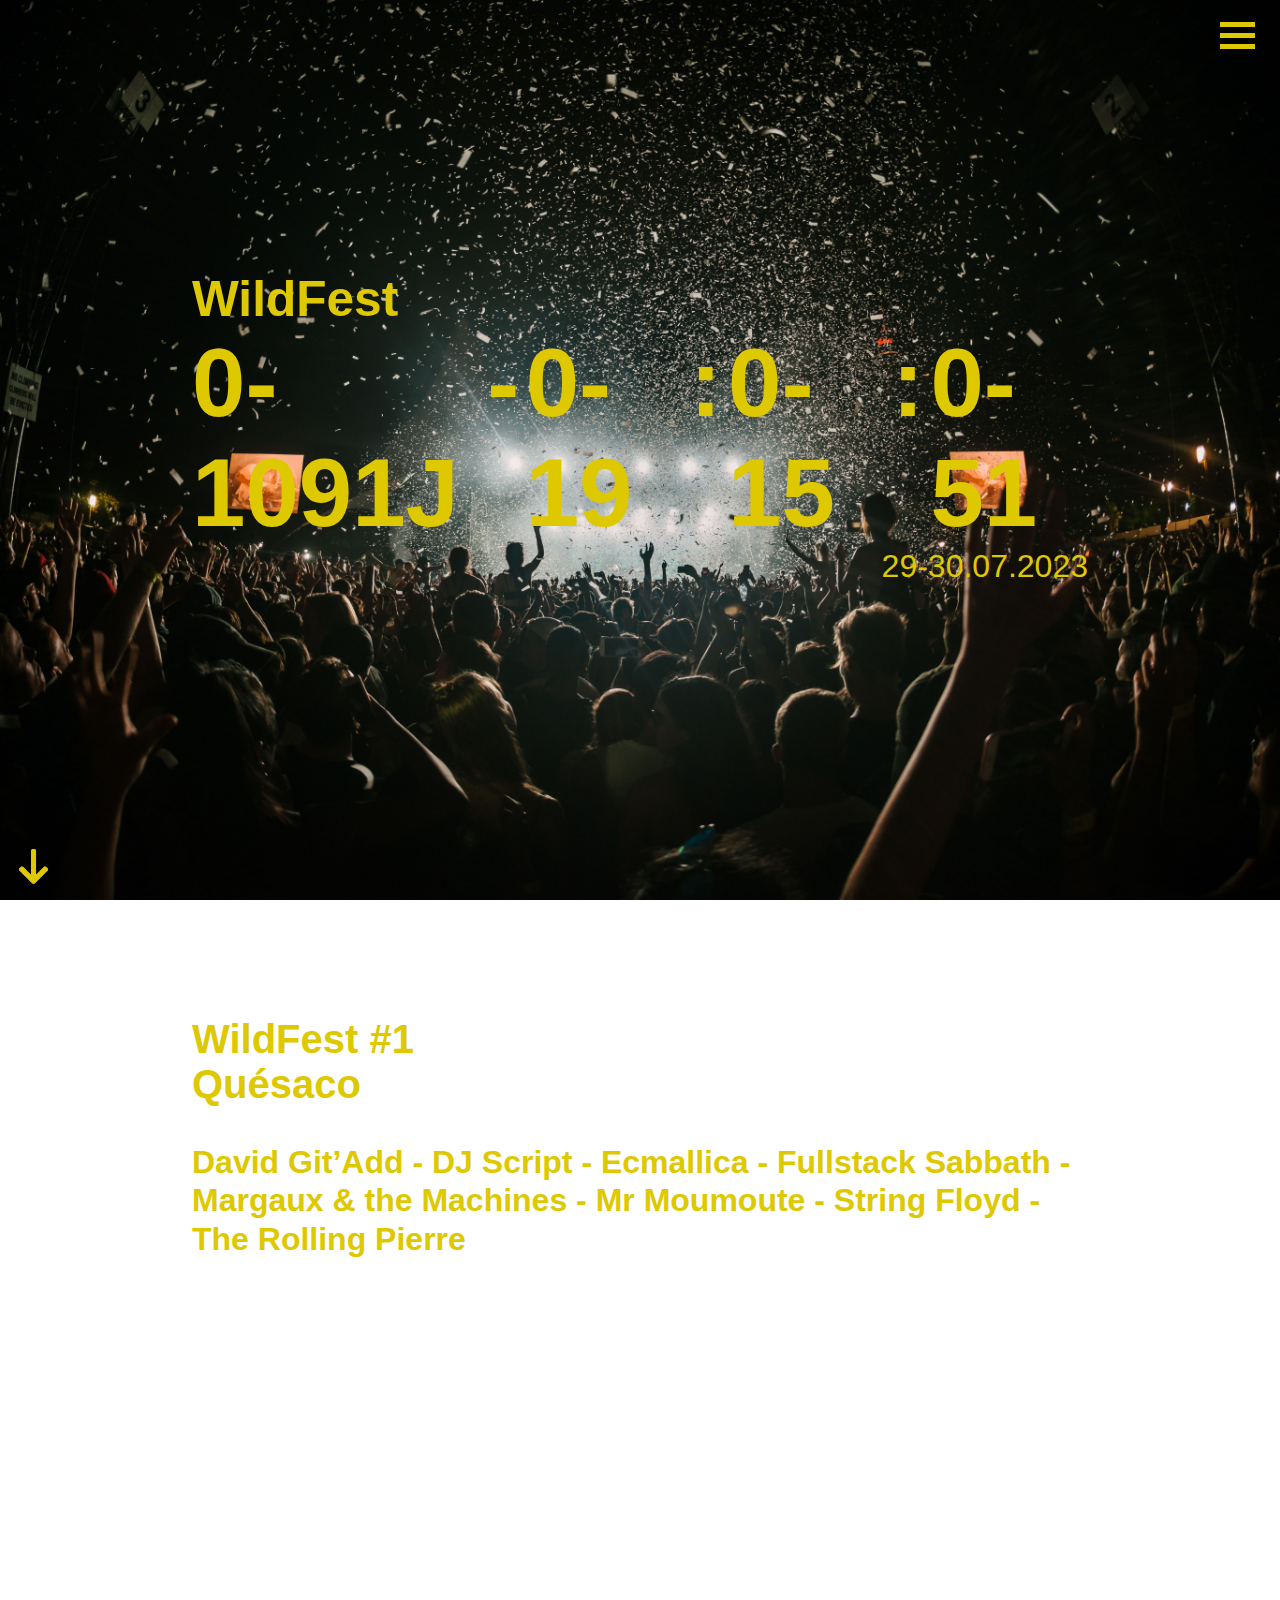
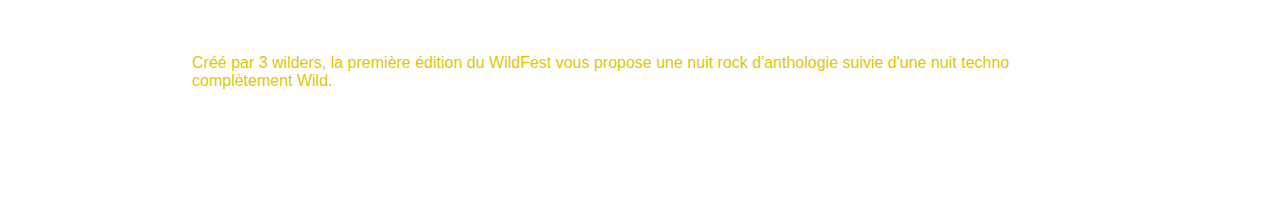
<file: index.html>
<!DOCTYPE html>
<html lang="fr">

<head>
  <meta charset="UTF-8" />
  <meta http-equiv="X-UA-Compatible" content="IE=edge" />
  <meta name="viewport" content="width=device-width, initial-scale=1.0" />
  <meta name="theme-color" content="#dec800">
  <link rel="stylesheet" href="css/style.css" />
  <title>Welcome to Wild Festival</title>
</head>

<body class="indexBody">
  <nav>
    <div class="navIcon">
      <button class="hamburger">
        <div class="bar"></div>
      </button>
    </div>
    <div class="mobileNav">
      <ul>
        <li>
          <a href="index.html">Accueil</a>
          <h4>Décompte!</h4>
        </li>
        <li>
          <a href="programmation.html">Program'</a>
          <h4>Les artistes.</h4>
        </li>
        <li>
          <a href="billetterie.html">Billetterie</a>
          <h4>Réserve ta place!</h4>
        </li>
        <li>
          <a href="contact.html">Perdus ?</a>
          <h4>Contact</h4>
        </li>
      </ul>
    </div>
  </nav>
  <main>
    <div class="pageContainer">
      <section class="welcomePage">
        <div class="homePage">
          <h1>WildFest</h1>
          <section class="countdown">
            <div>
              <h2 class="day">00</h2>
            </div>
            <div>
              <h2>-</h2>
            </div>
            <div>
              <h2 class="hour">Time</h2>
            </div>
            <div>
              <h2>:</h2>
            </div>
            <div>
              <h2 class="minute">Time</h2>
            </div>
            <div>
              <h2>:</h2>
            </div>
            <div>
              <h2 class="second">Time</h2>
            </div>
          </section>
          <h3>29-30.07.2023</h3>
        </div>
        <a href="#descriptionPageTop"><img src="./Assets/Icons/icon-down-arrow.png" alt="down-arrow"
            class="down-arrow"></a>
      </section>

      <section class="descriptionPage" id="descriptionPageTop">
        <div class="scrollHomePage">
          <section class="scrollHomeTitle">
            <h1>WildFest #1</h1>
            <h2>Quésaco</h2>
          </section>
          <section class="scrollHomeContent">
            <p class="artistSummary">David Git’Add - DJ Script - Ecmallica - Fullstack Sabbath - Margaux & the Machines
              -
              Mr Moumoute - String Floyd -
              The Rolling Pierre</p>
            <p class="eventSummary">Créé par 3 wilders, la première édition du WildFest vous propose une nuit rock
              d'anthologie suivie d'une nuit techno complètement Wild.</p>
          </section>
        </div>
      </section>
    </div>
  </main>
  <script src="js/index.js"></script>
  <script src="js/burger.js"></script>
</body>

</html>
</file>
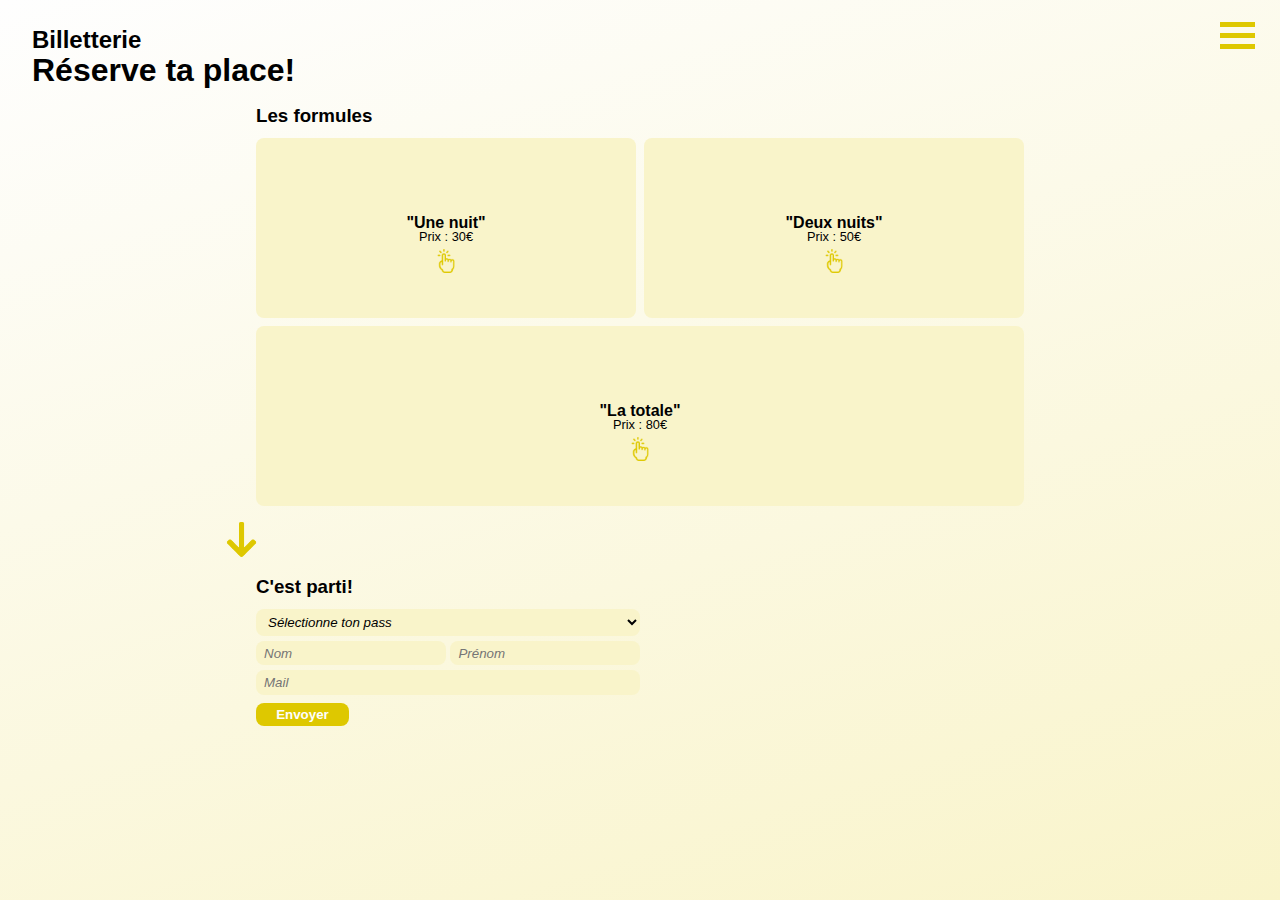
<file: billetterie.html>
<!DOCTYPE html>
<html lang="fr">

<head>
  <meta charset="UTF-8" />
  <meta http-equiv="X-UA-Compatible" content="IE=edge" />
  <meta name="viewport" content="width=device-width, initial-scale=1.0" />
  <meta name="theme-color" content="#f9f5ce">
  <link rel="stylesheet" href="css/style.css" />
  <title>WildFest Billetterie</title>
</head>

<body>
  <nav>
    <div class="navIcon">
      <button class="hamburger">
        <div class="bar"></div>
      </button>
    </div>
    <div class="mobileNav">
      <ul>
        <li>
          <a href="index.html">Accueil</a>
          <h4>Décompte!</h4>
        </li>
        <li>
          <a href="programmation.html">Program'</a>
          <h4>Les artistes.</h4>
        </li>
        <li>
          <a href="billetterie.html">Billetterie</a>
          <h4>Réserve ta place!</h4>
        </li>
        <li>
          <a href="contact.html">Perdus ?</a>
          <h4>Contact</h4>
        </li>
      </ul>
    </div>
  </nav>
  <main>
    <div class="pageContainer" id="billetterieContainer">
      <section class="pageTitle">
        <h2>Billetterie</h2>
        <h1>Réserve ta place!</h1>
      </section>
      <section class="packContainer">
        <h3>Les formules</h3>
        <div id="cards-grid">
          <div class="card" id="card1night">
            <div class="card-side card-front">
              <div class="container">
                <h4>"Une nuit"</h4>
                <p>Prix : 30€</p>
                <img src="./Assets/Icons/icon-touch.png" alt="icon-touch" />
              </div>
            </div>
            <div class="card-side card-back">
              <div class="container">
                <p>
                  - Entrée pour une nuit, au choix entre le samedi et le
                  dimanche.
                </p>
                <p>- Une consommation offerte.</p>
              </div>
            </div>
          </div>
          <div class="card" id="card2night">
            <div class="card-side card-front">
              <div class="container">
                <h4>"Deux nuits"</h4>
                <p>Prix : 50€</p>
                <img src="./Assets/Icons/icon-touch.png" alt="icon-touch" />
              </div>
            </div>
            <div class="card-side card-back">
              <div class="container">
                <p>- Entrée pour tout le week-end.</p>
                <p>
                  - Deux consommations offertes à utiliser au choix sur
                  l'ensemble des deux nuits.
                </p>
              </div>
            </div>
          </div>
          <div class="card" id="card-all-inclusive">
            <div class="card-side card-front">
              <div class="container">
                <h4>"La totale"</h4>
                <p>Prix : 80€</p>
                <img src="./Assets/Icons/icon-touch.png" alt="icon-touch" />
              </div>
            </div>
            <div class="card-side card-back">
              <div class="container">
                <p>- Entrée pour tout le week-end avec un accès VIP.</p>
                <p>- Quatre consommations offertes.</p>
                <p>- Un t-shirt collector de l'événement.</p>
                <p>
                  - Une chance d'obtenir une place backstage pour l'artiste de
                  ton choix.
                </p>
              </div>
            </div>
          </div>
        </div>
      </section>
      <img class="down-arrow-formules" src="./Assets/Icons/icon-down-arrow.png" alt="down arrow" />

      <section class="formContainer">
        <div class="form" id="desktopForm">
          <h3>C'est parti!</h3>
          <form id="option-form">
            <div>
              <select name="choix de la formule" id="option-select">
                <option value="">Sélectionne ton pass</option>
                <option value="Pass `Une nuit`">"Une nuit"</option>
                <option value="Pass `Deux nuits`">"Deux nuits"</option>
                <option value="Pass `La totale`">"La totale"</option>
              </select>
            </div>
            <div>
              <label for="lastname"></label>
              <input type="text" name="lastname" id="lastname" placeholder="Nom" maxlength="20" />
            </div>
            <div>
              <label for="firstname"> </label>
              <input type="text" name="firstname" id="firstname" placeholder="Prénom" maxlength="20" />
            </div>
            <div>
              <label for="email"> </label>
              <input type="email" name="email" id="email" placeholder="Mail" required />
            </div>
            <button id="button-option-form" class="button" type="submit">
              Envoyer
            </button>
          </form>
        </div>
      </section>
    </div>
    <div class="pageContainer" id="ticket">
      <section class="pageTitle">
        <h2>Merci!</h2>
        <h1>À bientôt!</h1>
      </section>
      <section class="ticketContainer">
        <!-- <button class="closeTicketButton" id="closeTicketBtn">&times;</button> -->
        <h3>Voici ton billet :</h3>
        <img src="./Assets/Icons/QR_code.png" alt="QR Code" id="codeQR" />
        <h5 id="option-field">Pass choisi</h5>
        <h5 id="lastname-field">Nom</h5>
        <h5 id="firstname-field">Prénom</h5>
        <h5 id="email-field">Mail</h5>
        <h2 id="enjoyMessage">Enjoy!</h2>
        <a href="billetterie.html">
          <img src="./Assets/Icons/icon-left-arrow.png" alt="icon-left-arrow" id="down-arrow-ticket" />
        </a>
      </section>
    </div>
  </main>
  <script src="js/billetterie.js"></script>
  <script src="js/burger.js"></script>
</body>

</html>
</file>
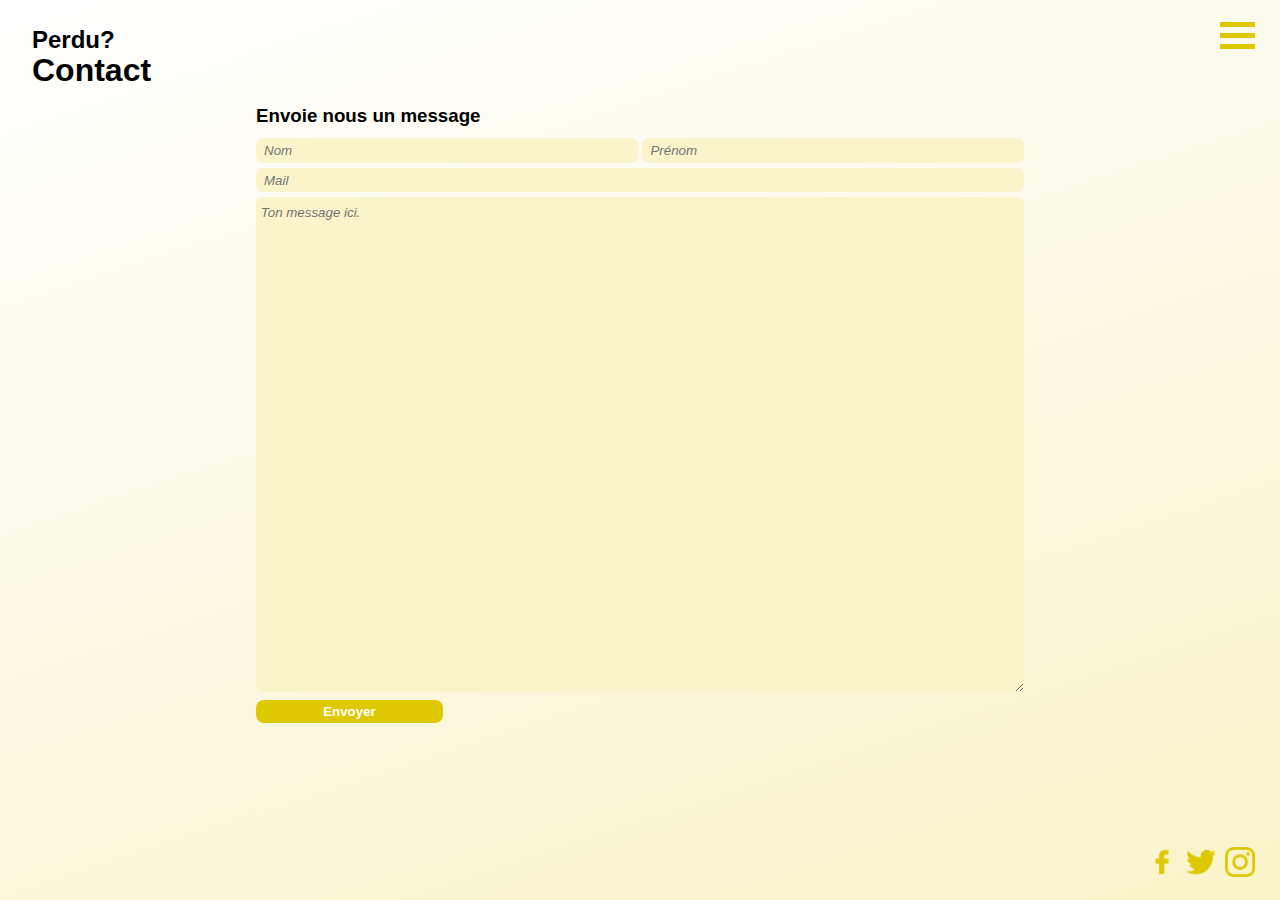
<file: contact.html>
<!DOCTYPE html>
<html lang="fr">

<head>
  <meta charset="UTF-8" />
  <meta http-equiv="X-UA-Compatible" content="IE=edge" />
  <meta name="viewport" content="width=device-width, initial-scale=1.0" />
  <meta name="theme-color" content="#f9f5ce">
  <link rel="stylesheet" href="css/style.css" />
  <title>WildFest Contact</title>
</head>

<body>
  <nav>
    <div class="navIcon">
      <button class="hamburger">
        <div class="bar"></div>
      </button>
    </div>
    <div class="mobileNav">
      <ul>
        <li>
          <a href="index.html">Accueil</a>
          <h4>Décompte!</h4>
        </li>
        <li>
          <a href="programmation.html">Program'</a>
          <h4>Les artistes.</h4>
        </li>
        <li>
          <a href="billetterie.html">Billetterie</a>
          <h4>Réserve ta place!</h4>
        </li>
        <li>
          <a href="contact.html">Perdus ?</a>
          <h4>Contact</h4>
        </li>
      </ul>
    </div>
  </nav>
  <main>
    <div class="pageContainer" id="contactContainer">
      <section class="pageTitle">
        <h2>Perdu?</h2>
        <h1>Contact</h1>
      </section>
      <section class="formContainer">
        <div class="form" id="contact-form">
          <h3>Envoie nous un message</h3>
          <form>
            <div>
              <label for="lastname"></label>
              <input type="text" name="lastname" id="lastname" placeholder="Nom" maxlength="20" required>
            </div>
            <div>
              <label for="firstname"> </label>
              <input type="text" name="firstname" id="firstname" placeholder="Prénom" maxlength="20" required>
            </div>
            <div>
              <label for="email"> </label>
              <input type="email" name="email" id="email" placeholder="Mail" required>
            </div>
            <div class="textContainer">
              <label for="message"></label>
              <textarea name="message" id="message" cols="30" rows="10" placeholder="Ton message ici."
                required></textarea>
            </div>
            <button class="button" type="submit">Envoyer</button>
          </form>
        </div>
      </section>
      <footer class="socialNetwork">
        <a href="https://fr-fr.facebook.com/WildCodeSchool/"><img src="./Assets/Icons/icon-facebook.png"
            alt="facebook-icon"></a>
        <a href="https://twitter.com/WildCodeSchool?ref_src=twsrc%5Egoogle%7Ctwcamp%5Eserp%7Ctwgr%5Eauthor"><img
            src="./Assets/Icons/icon-twitter.png" alt="twitter-icon"></a>
        <a
          href="https://www.google.com/url?sa=t&rct=j&q=&esrc=s&source=web&cd=&cad=rja&uact=8&ved=2ahUKEwjjjZnf1-_9AhWGh_0HHd-JCP8QFnoECA4QAQ&url=https%3A%2F%2Fwww.instagram.com%2Fwildcodeschoolofficial%2F%3Fhl%3Dfr&usg=AOvVaw26IG4g8qiGfW1mkxZosRqR"><img
            src="./Assets/Icons/icon-instagram.png" alt="instagram-icon"></a>
      </footer>
    </div>
  </main>
  <script src="js/contact.js"></script>
  <script src="js/burger.js"></script>
</body>
</file>
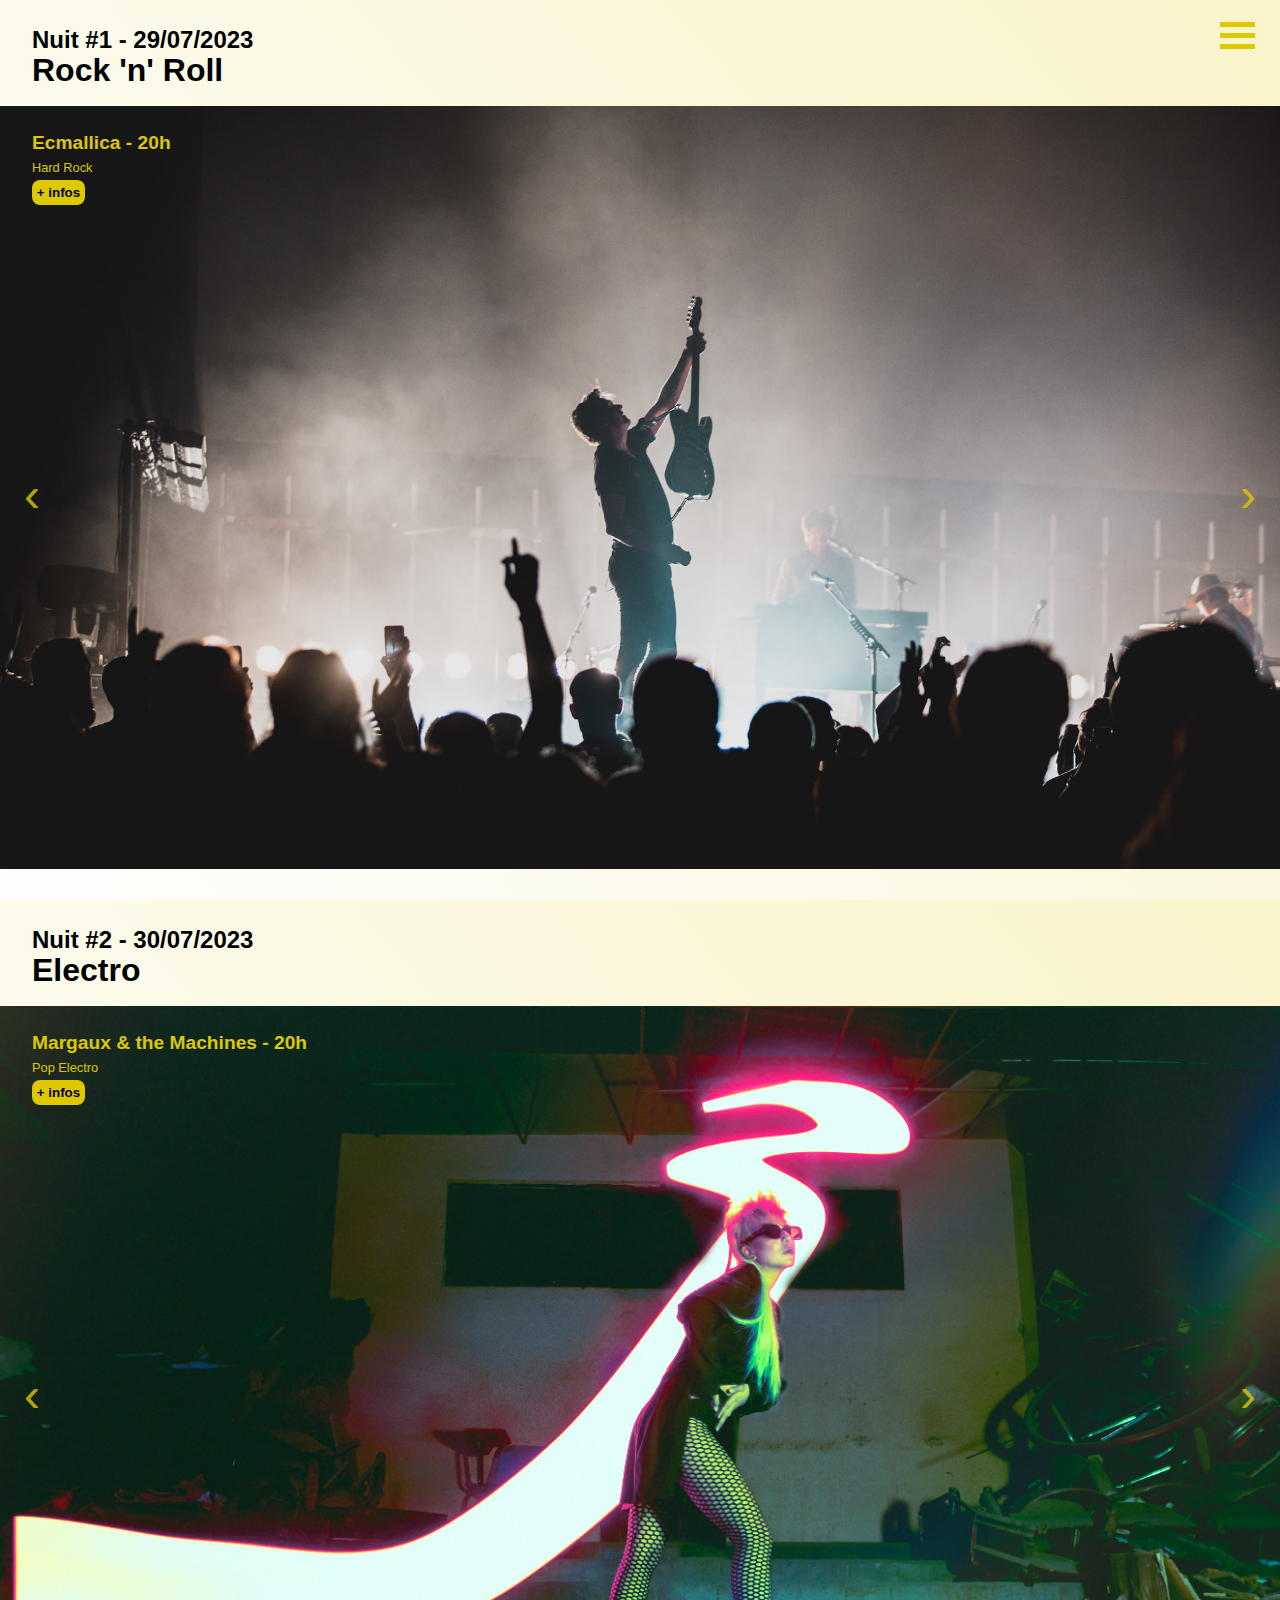
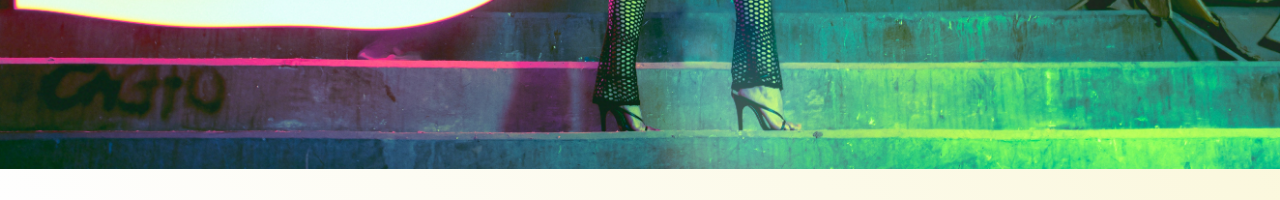
<file: programmation.html>
<!DOCTYPE html>
<html lang="fr">

<head>
  <meta charset="UTF-8" />
  <meta http-equiv="X-UA-Compatible" content="IE=edge" />
  <meta name="viewport" content="width=device-width, initial-scale=1.0" />
  <meta name="theme-color" content="#f9f5ce">
  <link rel="stylesheet" href="css/style.css" />
  <title>WildFest Programmation</title>
</head>

<body class="progBody">
  <nav>
    <div class="navIcon">
      <button class="hamburger">
        <div class="bar"></div>
      </button>
    </div>
    <div class="mobileNav">
      <ul>
        <li>
          <a href="index.html">Accueil</a>
          <h4>Décompte!</h4>
        </li>
        <li>
          <a href="programmation.html">Program'</a>
          <h4>Les artistes.</h4>
        </li>
        <li>
          <a href="billetterie.html">Billetterie</a>
          <h4>Réserve ta place!</h4>
        </li>
        <li>
          <a href="contact.html">Perdus ?</a>
          <h4>Contact</h4>
        </li>
      </ul>
    </div>
  </nav>
  <main>
    <div class="pageContainer" id="programmationContainer">
      <section id="day1" class="dayProg">
        <section class="pageTitle" id="progTitle">
          <h2>Nuit #1 - 29/07/2023</h2>
          <h1>Rock 'n' Roll</h1>
        </section>
        <section class="slider-wrapper">
          <button class="slide-arrow" id="slide-arrow-prev">&#8249;</button>
          <button class="slide-arrow" id="slide-arrow-next">&#8250;</button>
          <ul class="slides-container" id="slides-container">
            <li class="slide" id="slide1">
              <div class="slideText">
                <h2>Ecmallica - 20h</h2>
                <p>Hard Rock</p>
                <button class="infoButton">+ infos</button>
                <div class="slideInfo" id="slide1info">
                  <p class="infoText">
                    Ecmallica est un groupe de hard rock formé en 2019 par
                    quatre amis qui partageaient une passion pour le rock et
                    pour EcmaScript, avec le désir de créer quelque chose
                    d'unique. Le groupe se compose du chanteur et guitariste
                    principal Max, du bassiste Eric, du batteur Luke et du
                    guitariste rythmique Alex. Leur son est une fusion
                    d'influences heavy metal, punk et rock classique.
                    Ecmallica a rapidement gagné une place dans la scène
                    musicale locale.
                  </p>
                  <button class="closeButton">&times;</button>
                </div>
              </div>
              <footer class="footerProg">
                <img src="./Assets/Icons/icon-facebook.png" alt="facebook-icon" />
                <img src="./Assets/Icons/icon-twitter.png" alt="twitter-icon" />
                <img src="./Assets/Icons/icon-instagram.png" alt="instagram-icon" />
              </footer>
            </li>
            <li class="slide" id="slide2">
              <div class="slideText">
                <h2>String Floyd - 21h</h2>
                <p>Wild Rock</p>
                <button class="infoButton">+ infos</button>
                <div class="slideInfo">
                  <p class="infoText">
                    String Floyd est un groupe de rock dynamique et innovant
                    connu pour son style de musique unique qui mélange
                    l'énergie brute du rock classique avec les mélodies
                    complexes des instruments à cordes. Le groupe a été formé
                    en 2018 par un groupe de musiciens talentueux qui
                    partageaient une passion pour l'exploration de nouveaux
                    territoires sonores et la remise en question des limites
                    du rock traditionnel. Objets, Strings, Arrays, rien de
                    leur fait peur.
                  </p>
                  <button class="closeButton">&times;</button>
                </div>
              </div>
              <footer class="footerProg">
                <img src="./Assets/Icons/icon-facebook.png" alt="facebook-icon" />
                <img src="./Assets/Icons/icon-twitter.png" alt="twitter-icon" />
                <img src="./Assets/Icons/icon-instagram.png" alt="instagram-icon" />
              </footer>
            </li>
            <li class="slide" id="slide3">
              <div class="slideText">
                <h2>Fullstack Sabbath - 22h</h2>
                <p>Code Rock</p>
                <button class="infoButton">+ infos</button>
                <div class="slideInfo">
                  <p class="infoText">
                    Fullstack Sabbath est un groupe de musique innovant et
                    passionnant qui a été formé en 2020 à San Francisco par un
                    groupe de développeurs web chevronnés. Inspirés à la fois
                    par l'univers musical de Black Sabbath et l'état d'esprit
                    des développeurs fullstack, ils ont créé un tout nouveau
                    genre musical appelé le "Code Rock". Leur son unique
                    combine des riffs de guitare lourds et puissants avec des
                    paroles inspirées du développement web et de la
                    technologie.
                  </p>
                  <button class="closeButton">&times;</button>
                </div>
              </div>
              <footer class="footerProg">
                <img src="./Assets/Icons/icon-facebook.png" alt="facebook-icon" />
                <img src="./Assets/Icons/icon-twitter.png" alt="twitter-icon" />
                <img src="./Assets/Icons/icon-instagram.png" alt="instagram-icon" />
              </footer>
            </li>
            <li class="slide" id="slide4">
              <div class="slideText">
                <h2>The Rolling Pierre - 23h</h2>
                <p>Classic Rock</p>
                <button class="infoButton">+ infos</button>
                <div class="slideInfo">
                  <p class="infoText">
                    The Rolling Pierre est un groupe de rock légendaire formé
                    en 2002, dont la basse est tenue par le talentueux Pierre
                    Paillard. Connus pour leur énergie sur scène et leur son
                    unique, le groupe a marqué l'histoire de la musique avec
                    des tubes inoubliables tels que "(I Can't Get No)
                    Concatenation" et "Prog It Black". Depuis plus de 20 ans,
                    The Rolling Pierre continue de captiver des publics à
                    travers le monde avec leur musique intemporelle et leur
                    attitude rebelle.
                  </p>
                  <button class="closeButton">&times;</button>
                </div>
              </div>
              <footer class="footerProg">
                <img src="./Assets/Icons/icon-facebook.png" alt="facebook-icon" />
                <img src="./Assets/Icons/icon-twitter.png" alt="twitter-icon" />
                <img src="./Assets/Icons/icon-instagram.png" alt="instagram-icon" />
              </footer>
            </li>
          </ul>
        </section>
      </section>

      <section id="day2" class="dayProg">
        <section class="pageTitle" id="progTitle">
          <h2>Nuit #2 - 30/07/2023</h2>
          <h1>Electro</h1>
        </section>
        <section class="slider-wrapper">
          <button class="slide-arrow" id="slide-arrow-prev2">&#8249;</button>
          <button class="slide-arrow" id="slide-arrow-next2">&#8250;</button>

          <ul class="slides-container" id="slides-container2">
            <li class="slide2" id="slide5">
              <div class="slideText">
                <h2>Margaux & the Machines - 20h</h2>
                <p>Pop Electro</p>
                <button class="infoButton2">+ infos</button>
                <div class="slideInfo2">
                  <p class="infoText">
                    Margaux and the Machines est un groupe de musique unique
                    et inspirant formé en 2015 au Canada, mené par la chanteuse
                    charismatique Margaux De Filippis. Leur musique mélange
                    des influences pop, rock et électroniques pour créer un
                    son envoûtant et original. Le groupe est autant connu pour
                    ses paroles que pour leurs performances envoûtantes en
                    live. Depuis leur création, Margaux and the Machines ne
                    cesse de se produire dans des salles prestigieuses à
                    travers le monde.
                  </p>
                  <button class="closeButton2">&times;</button>
                </div>
              </div>
              <footer class="footerProg2">
                <img src="./Assets/Icons/icon-facebook.png" alt="facebook-icon" />
                <img src="./Assets/Icons/icon-twitter.png" alt="twitter-icon" />
                <img src="./Assets/Icons/icon-instagram.png" alt="instagram-icon" />
              </footer>
            </li>
            <li class="slide2" id="slide6">
              <div class="slideText">
                <h2>Mister Moumoute - 21h</h2>
                <p>Wild Techno</p>
                <button class="infoButton2">+ infos</button>
                <div class="slideInfo2">
                  <p class="infoText">
                    Mister Moumoute est un groupe de musique électro/techno
                    qui s'est fait connaître pour son style unique. Les
                    membres du groupe ont une passion pour les blagues et
                    l'humour, et cela se reflète dans leur musique et leurs
                    performances live. Leur musique est une fusion de rythmes
                    électro, de mélodies accrocheuses et de paroles décalées.
                    Les fans de Mister Moumoute apprécient non seulement leur
                    musique entraînante, mais aussi leur personnalité drôle et
                    décalée qui se reflète dans leur comportement sur scène.
                  </p>
                  <button class="closeButton2">&times;</button>
                </div>
              </div>
              <footer class="footerProg2">
                <img src="./Assets/Icons/icon-facebook.png" alt="facebook-icon" />
                <img src="./Assets/Icons/icon-twitter.png" alt="twitter-icon" />
                <img src="./Assets/Icons/icon-instagram.png" alt="instagram-icon" />
              </footer>
            </li>
            <li class="slide2" id="slide7">
              <div class="slideText">
                <h2>DJ Script - 22h</h2>
                <p>Hip-Hop Electro</p>
                <button class="infoButton2">+ infos</button>
                <div class="slideInfo2">
                  <p class="infoText">
                    DJ et producteur de rap et hip-hop depuis son plus jeune
                    âge. En plus de son amour pour la musique, il est
                    également passionné par le développement web et la
                    programmation JavaScript. Son style de musique unique est
                    une fusion de rythmes électro et de paroles rap
                    percutantes, ce qui donne une énergie et une ambiance
                    inimitables. Il est connu pour sa capacité à mélanger des
                    samples de code JavaScript dans ses sets de DJ, créant
                    ainsi une ambiance unique et originale.
                  </p>
                  <button class="closeButton2">&times;</button>
                </div>
              </div>
              <footer class="footerProg2">
                <img src="./Assets/Icons/icon-facebook.png" alt="facebook-icon" />
                <img src="./Assets/Icons/icon-twitter.png" alt="twitter-icon" />
                <img src="./Assets/Icons/icon-instagram.png" alt="instagram-icon" />
              </footer>
            </li>
            <li class="slide2" id="slide8">
              <div class="slideText">
                <h2>David GitAdd - 23h</h2>
                <p>Techno</p>
                <button class="infoButton2">+ infos</button>
                <div class="slideInfo2">
                  <p class="infoText">
                    David Gitadd est un DJ et producteur de musique
                    électronique, mais aussi connu pour sa passion pour Git et
                    le développement web. Son amour pour Git est tel qu'il
                    aime faire des add, commits et pushs autant que de
                    produire de la musique. Son style musical unique est une
                    fusion de mélodies électro entraînantes, de rythmes
                    dancefloor et de sonorités inspirées par les technologies
                    de développement logiciel. Les fans de David Gitadd sont
                    séduits par son énergie contagieuse et sa créativité sans
                    limites.
                  </p>
                  <button class="closeButton2">&times;</button>
                </div>
              </div>
              <footer class="footerProg2">
                <img src="./Assets/Icons/icon-facebook.png" alt="facebook-icon" />
                <img src="./Assets/Icons/icon-twitter.png" alt="twitter-icon" />
                <img src="./Assets/Icons/icon-instagram.png" alt="instagram-icon" />
              </footer>
            </li>
          </ul>
        </section>
      </section>
    </div>
  </main>
  <script src="js/programmation.js"></script>
  <script src="js/burger.js"></script>
</body>

</html>
</file>
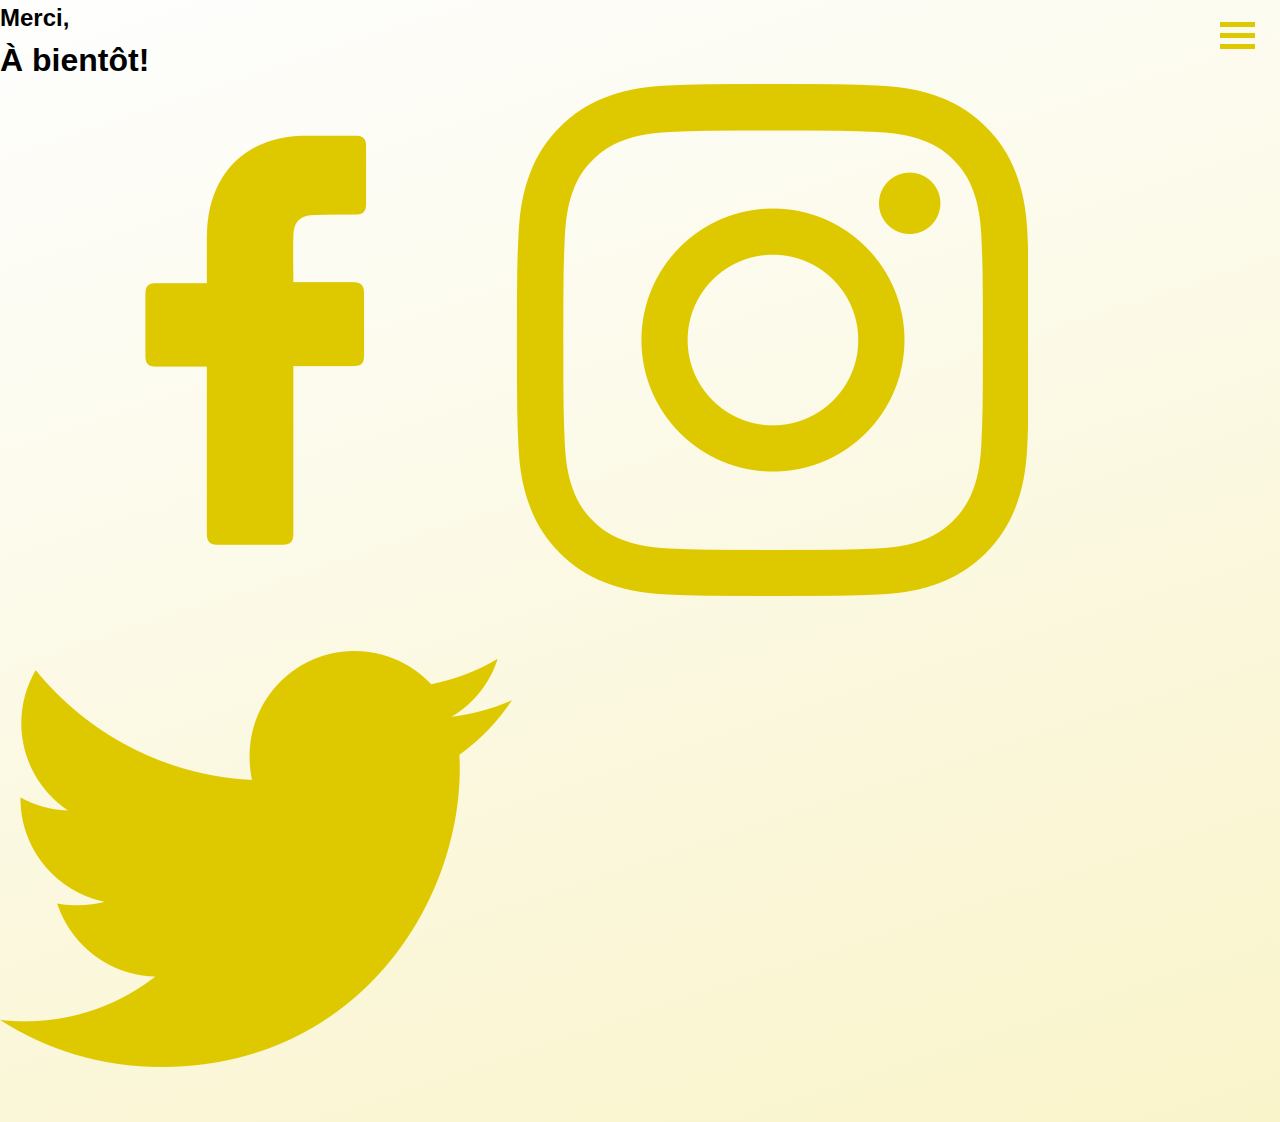
<file: ticket.html>
<!DOCTYPE html>
<html lang="fr">

<head>
  <meta charset="UTF-8" />
  <meta http-equiv="X-UA-Compatible" content="IE=edge" />
  <meta name="viewport" content="width=device-width, initial-scale=1.0" />
  <link rel="stylesheet" href="css/style.css" />
  <title>WildFest Ticket</title>
</head>

<body>
  <nav>
    <div class="navIcon">
      <button class="hamburger">
        <div class="bar"></div>
      </button>
    </div>
    <div class="mobileNav">
      <ul>
        <li>
          <a href="index.html">Accueil</a>
          <h4>Décompte!</h4>
        </li>
        <li>
          <a href="programmation.html">Program'</a>
          <h4>Les artistes.</h4>
        </li>
        <li>
          <a href="billetterie.html">Billetterie</a>
          <h4>Réserve ta place!</h4>
        </li>
        <li>
          <a href="contact.html">Perdus ?</a>
          <h4>Contact</h4>
        </li>
      </ul>
    </div>
  </nav>
  <main>
    <div class="pageContainer">
      <section>
        <h2>Merci,</h2>
        <h1>À bientôt!</h1>
      </section>
      <div id="ticket">
        <h3> Voici ton billet </h3>
        <img src="Assets/Icons/QR_code.png" alt="QR Code">
        <!--/*fonctionnalité à implémenter : définir les champs suivant en fonction de ce que l'utilisateur a rentré en input. -->
        <h3 id="option-field">Formule choisie</h3>
        <h3 id="lastname-field">Nom</h3> 
        <h3 id="firstname-field">Prénom</h3>
        <h3 id="email-field">Mail</h3>
      </div>
    </div>
    <footer class="footer">
      <img src="Assets/Icons/icon-facebook.png" alt="facebook icon">
      <img src="Assets/Icons/icon-instagram.png" alt="instagram icon">
      <img src="Assets/Icons/icon-twitter.png" alt="twitter icon">
    </footer>
  </main>
 
  <script src="js/billetterie.js"></script>
  <script src="js/burger.js"></script>
</body>

</html>
</file>
<file: css/style.css>
* {
    margin: 0;
    padding: 0;
    box-sizing: border-box;
}

:root {
    --backgroundColor: rgb(254, 254, 254);
    --backgroundColorAlt: rgb(222, 200, 0);
    --backgroundColorAltLight: rgb(249, 244, 202);
    --backgroundColorAltTransparent: rgba(222, 200, 0, 0.9);
    --backgroundColorAltLightTransparent: rgba(249, 244, 202, 0.65);
    --mainTitleColor: rgb(222, 200, 0);
    --mainTitleColorAlt: rgb(254, 254, 254);
    --mainColor: rgb(222, 200, 0);
    --textColor: rgb(1, 1, 1);
    --textColorAlt: rgb(254, 254, 254);
    --backgroundColorDM: rgb(1, 1, 1);
    --backgroundColorAltLightDM: rgb(129, 129, 129);
    --textColorDM: rgb(254, 254, 254);
}

body {
    margin: 0;
    line-height: 1.5;
    font-family: Helvetica;
}

.indexBody {
    background-image: url("../Assets/home-background.jpg");
    background-repeat: no-repeat;
    background-position: center;
    background-attachment: fixed;
    background-size: cover;
}

/* Debut Menu-Burger */

nav>.navIcon {
    position: fixed;
    right: 1vh;
}

.hamburger {
    display: block;
    width: 35px;
    height: 35px;
    cursor: pointer;
    margin-top: 1rem;
    margin-right: 1rem;
    appearance: none;
    background: none;
    outline: none;
    border: none;
}

.hamburger .bar,
.hamburger:after,
.hamburger:before {
    content: '';
    display: block;
    width: 100%;
    height: 5px;
    background-color: var(--backgroundColorAlt);
    margin: 6px 0px;
    transition: 0.4s;
}

.hamburger.is-active:before {
    background-color: var(--backgroundColor);
    transform: rotate(-45deg) translate(-9px, 6px);
}

.hamburger.is-active .bar {
    /* background-color: var(--backgroundColor); */
    opacity: 0;
}

.hamburger.is-active:after {
    background-color: var(--backgroundColor);
    transform: rotate(45deg) translate(-9px, -6px);
}

nav>.mobileNav {
    margin-top: 18vh;
    margin-left: 15vw;
    position: fixed;
    left: 100%;
    display: flex;
    flex-direction: column;
}

.mobileNav li {
    color: var(--mainTitleColorAlt);
    list-style-type: none;
    margin-bottom: 1.5rem;
}

.mobileNav li a {
    color: var(--mainTitleColorAlt);
    text-decoration: none;
    font-weight: bold;
    font-size: 2.5rem;
}

.mobileNav li h4 {
    font-weight: normal;
    font-size: 1.5rem;
    line-height: normal;
}

nav.is-active {
    background-color: var(--backgroundColorAltTransparent);
    height: 100vh;
}

nav>.mobileNav.is-active {
    left: 0;
    transition: 0.4s;
}

.pageContainer.is-inactive {
    display: none;
}

.footer.is-inactive {
    display: none;
}

/* Fin Menu-Burger */

/* Début index.html */
/* Début section 1 */

.welcomePage {
    color: var(--mainTitleColor);
    line-height: normal;
    height: 100vh;
}

.homePage {
    padding: 30vh 15vw 0 15vw;
}

.homePage>h1 {
    font-size: 2.5rem;
}

.homePage>h2 {
    font-size: 2.5rem;
}

.homePage>h3 {
    font-size: 1.5rem;
    font-weight: normal;
}

.down-arrow {
    position: absolute;
    bottom: 1rem;
    margin-left: 1rem;
    width: 35px;
}

.down-arrow.is-inactive {
    display: none;
}

/* Début Countdown */

section .countdown {
    display: flex;
    flex-direction: row;
    justify-content: left;
    font-size: 1.5rem;
}

section .countdown div:not(:first-of-type) {
    margin-left: 0.5vw;
}

/* Fin Countdown */
/* Fin Section 1 */

/* Début Section 2 */

.descriptionPage {
    color: var(--mainTitleColor);
    line-height: normal;
    height: 100vh;
}

.scrollHomePage {
    padding: 13vh 15vw 0 15vw;
}

.scrollHomeTitle>h1 {
    font-size: 2.5rem;
}

.scrollHomeTitle>h2 {
    font-size: 2.5rem;
    line-height: normal;
}

.scrollHomeContent {
    margin-top: 1.5vh;
}

.artistSummary {
    font-weight: bold;
    line-height: 1.5;
}

.eventSummary {
    font-weight: normal;
    line-height: 1.5;
    margin-top: 26vh;
}

/* Fin Section 2 */
/* Fin index.html */

/* Début programmation.html */


#programmationContainer {
    height: 100vh;
}

.dayProg {
    height: 100vh;
}

#progTitle {
    padding: 1.4rem 2rem 1.4rem 2rem;
}

/* Début Slider */

.slider-wrapper {
    width: 100%;
    display: flex;
    margin: 0rem;
    position: relative;
    overflow-x: scroll;
    scroll-snap-align: start;
}

.slides-container {
    height: 84vh;
    width: 100%;
    display: flex;
    list-style: none;
    margin: 0;
    padding: 0;
    overflow-x: auto;
    scroll-behavior: smooth;
    scroll-snap-type: x mandatory;
}

.infoButton {
    margin: 0.2rem;
    margin-left: 0;
    color: var(--textColor);
    background-color: var(--backgroundColorAlt);
    padding: 0.3rem;
    border-radius: 0.5rem;
    border-style: hidden;
    text-align: center;
    font-weight: bold;
    cursor: pointer;
}

.infoButton2 {
    margin: 0.2rem;
    margin-left: 0;
    color: var(--textColor);
    background-color: var(--backgroundColorAlt);
    padding: 0.3rem;
    border-radius: 0.5rem;
    border-style: hidden;
    text-align: center;
    font-weight: bold;
    cursor: pointer;
}

.closeButton {
    position: absolute;
    top: 10px;
    right: 10px;
    width: 1rem;
    height: 1rem;
    margin-left: 0;
    color: var(--textColor);
    background-color: var(--backgroundColorAlt);
    border-radius: 0.5rem;
    border-style: hidden;
    text-align: center;
    font-weight: bold;
    cursor: pointer;
}

.closeButton2 {
    position: absolute;
    top: 10px;
    right: 10px;
    width: 1rem;
    height: 1rem;
    margin-left: 0;
    color: var(--textColor);
    background-color: var(--mainColor);
    border-radius: 0.5rem;
    border-style: hidden;
    text-align: center;
    font-weight: bold;
    cursor: pointer;
}

#slide1 {
    background-image: url("../Assets/Pictures/rockband1.jpeg");
}

#slide2 {
    background-image: url("../Assets/Pictures/rockband2.webp");
}

#slide3 {
    background-image: url("../Assets/Pictures/rockband3.jpg");
}

#slide4 {
    background-image: url("../Assets/Pictures/rockband4.1.jpg");
}

#slide5 {
    background-image: url("../Assets/Pictures/machines.jpg");
}

#slide6 {
    background-image: url("../Assets/Pictures/techno4.jpg");
}

#slide7 {
    background-image: url("../Assets/Pictures/djscript.jpg");
}

#slide8 {
    background-image: url("../Assets/Pictures/techno3.jpg");
}

.slideInfo {
    display: none;
    font-weight: bold;
}

.slideInfo2 {
    display: none;
    font-weight: bold;
}

.slideInfo.is-active {
    display: flex;
    height: 56vh;
    background-color: var(--backgroundColorAltLightTransparent);
    background-size: cover;
    backdrop-filter: blur(3px);
    color: var(--textColor);
    border-radius: 0.5rem;
    margin-top: 1rem;
    padding: 1.5rem;
    font-size: 1rem;
}

.slideInfo2.is-active {
    display: flex;
    height: 56vh;
    background-color: var(--backgroundColorAltLightTransparent);
    background-size: cover;
    backdrop-filter: blur(3px);
    color: var(--textColor);
    border-radius: 0.5rem;
    margin-top: 1rem;
    padding: 1.5rem;
    font-size: 1rem;
}

.infoText {
    overflow-x: scroll;
}

.slide.is-inactive {
    filter: brightness(90%);
}

.slide2.is-inactive {
    filter: brightness(90%);
}

.slide {
    background-size: cover;
    background-repeat: no-repeat;
    background-position: center;
    color: var(--mainTitleColor);
    width: 100%;
    height: 100%;
    flex: 1 0 100%;
    scroll-snap-align: start;
    overflow-x: none;
}

.slide2 {
    background-size: cover;
    background-repeat: no-repeat;
    background-position: center;
    color: var(--mainTitleColor);
    width: 100%;
    height: 100%;
    flex: 1 0 100%;
    scroll-snap-align: start;
    overflow-x: none;
}

.slideText {
    padding: 1.4rem 2rem 1.4rem 2rem;
    font-size: 0.8rem;
}

.slideText>p {
    line-height: 1.5;
}

.slide-arrow {
    position: absolute;
    display: flex;
    top: 0;
    bottom: 0;
    margin: auto;
    height: 4rem;
    background-color: transparent;
    color: var(--mainTitleColor);
    border: none;
    width: 2rem;
    font-size: 3rem;
    padding: 0;
    cursor: pointer;
    opacity: 0.8;
    transition: opacity 100ms;
}

.slide-arrow:hover,
.slide-arrow:focus {
    opacity: 1;
}

#slide-arrow-prev {
    left: 0;
    padding-left: 0.5rem;
    border-radius: 0 2rem 2rem 0;
}

#slide-arrow-next {
    right: 0;
    padding-right: 0.5rem;
    border-radius: 2rem 0 0 2rem;
}

#slide-arrow-prev2 {
    left: 0;
    padding-left: 0.5rem;
    border-radius: 0 2rem 2rem 0;
}

#slide-arrow-next2 {
    right: 0;
    padding-right: 0.5rem;
    border-radius: 2rem 0 0 2rem;
}

/* Fin Slider */
/* Fin programmation.html */

/* Début billeterie.html */

#billetterieContainer {
    height: 100vh;
    padding: 1.4rem 2rem 1.4rem 2rem;
}

.pageTitle h1 {
    font-size: 2rem;
    line-height: 0.8;
}

.packContainer {
    margin-top: 2vh;
}

.packContainer h3 {
    margin-bottom: 0.5rem;
}

/* Début flips cards  */

#cards-grid {
    display: grid;
    text-align: center;
    grid-auto-rows: 20vh;
    gap: 0.5rem;
}

.card:last-of-type {
    grid-column: 1/3;
}

.card {
    transition: all 0.3s ease;
    transform-style: preserve-3d;
    position: relative;
}

.card-side {
    position: absolute;
    text-align: center;
    background-color: var(--backgroundColorAltLight);
    border-radius: 0.5rem;
    width: 100%;
    height: 100%;
}

.card-front {
    backface-visibility: hidden;
}

.card-back {
    backface-visibility: hidden;
    transform: rotateY(180deg);
    background-color: var(--backgroundColorAlt);
    color: var(--textColorAlt);
}

.container {
    display: flex;
    flex-direction: column;
    align-items: center;
    justify-content: center;
    height: 100%;
    padding-left: 0.5rem;
    padding-right: 0.5rem;
    cursor: pointer;
}

.container>h4 {
    padding-top: 2rem;
    font-size: 1rem;
    font-weight: bold;
    line-height: 1;
}

.container>p {
    font-size: 0.8rem;
    line-height: 1;
}

.container>img {
    width: 1.5rem;
    margin-top: 0.3rem;
}

.flipCard {
    transform: rotateY(180deg);
}

/* Fin flip cards  */

.down-arrow-formules {
    margin-top: 1rem;
    margin-left: -1rem;
    width: 35px;
}

/* Début formulaires  */

.formContainer {
    margin-top: 1vh;
}

.formContainer h3 {
    margin-bottom: 0.5rem;
}

.form form {
    display: grid;
    grid-template-columns: 1fr 1fr;
    gap: 0.3rem;
}

.button {
    margin-top: 0.2rem;
    background-color: var(--backgroundColorAlt);
    color: var(--textColorAlt);
    border-radius: 0.5rem;
    border-style: hidden;
    width: 49%;
    text-align: center;
    padding: 0.3em;
    font-weight: bold;
    cursor: pointer;
}

/* Fin formulaires */

/* Début formulaire choix du Pass */

#option-form div>select,
#option-form input {
    width: 100%;
    background-color: var(--backgroundColorAltLight);
    border-radius: 0.5rem;
    border-style: hidden;
    padding: 0.3rem;
    padding-left: 0.5rem;
    font-style: italic;
}

#option-form div:first-of-type {
    grid-column: 1/3;
}

#option-form div:last-of-type {
    grid-column: 1/3;
}

/* Fin formulaire choix du Pass */
/* Fin billetterie.html */

/* Début de la page "ticket" */

/* .closeTicketButton {
    position: relative;
    width: 1.7rem;
    height: 1.7rem;
    margin-left: 95%;
    color: var(--textColor);
    border-radius: 0.75rem;
    border-style: hidden;
    text-align: center;
    font-size: 1.5rem;
    font-weight: bold;
    cursor: pointer;
} */

#ticket {
    position: fixed;
    bottom: 100%;
    display: flex;
    flex-direction: column;
}

.pageTitle h1 {
    font-size: 2rem;
    line-height: 0.8;
}

.ticketContainer {
    display: flex;
    flex-direction: column;
}

.ticketContainer>h3 {
    margin-top: 2vh;
}

#ticket.is-active {
    height: 100vh;
    width: 100vw;
    padding: 1.4rem 2rem 1.4rem 2rem;
    background-color: var(--backgroundColor);
    bottom: 0;
    transition: 0.4s;
}

#codeQR {
    padding: 1.8rem;
    height: 42%;
}

#enjoyMessage {
    margin-top: 1rem;
}

#down-arrow-ticket {
    margin-top: 3.1rem;
    width: 35px;
}

/* Fin de la page "ticket */

/* Fin du formulaire pour le choix du Pass */

/* Début contact.html */


#contactContainer {
    height: 100vh;
    padding: 1.4rem 2rem 1.4rem 2rem;
}

#contact-form h3 {
    margin-top: 2vh;
}

/* Début formulaire de contact  */

#contact-form input {
    width: 100%;
    background-color: var(--backgroundColorAltLight);
    border-radius: 0.5rem;
    border-style: hidden;
    padding: 0.3rem;
    padding-left: 0.5rem;
    font-style: italic;
}

#contact-form div:nth-of-type(3),
#contact-form div:last-of-type {
    grid-column: 1/3;
}

.textContainer {
    height: 55vh;
}

textarea {
    width: 100%;
    height: 100%;
    background-color: var(--backgroundColorAltLight);
    border-radius: 0.5rem;
    border-style: hidden;
    padding: 0.3rem;
    padding-top: 0.5rem;
    font-family: Helvetica;
    font-style: italic;
}

/* Fin formulaire de contact */

/* Début Social Network */

.socialNetwork {
    position: absolute;
    right: 1vh;
    bottom: 1rem;
    margin-right: 1rem;
}

.socialNetwork img {
    display: inline-block;
    width: 30px;
}

.socialNetwork img:last-of-type {
    margin-left: 0.3rem;
}

.footerProg {
    display: none;
    position: absolute;
    right: 1vh;
    bottom: 1rem;
    margin-right: 1rem;
}

.footerProg2 {
    display: none;
    position: absolute;
    right: 1vh;
    bottom: 1rem;
    margin-right: 1rem;
}

.footerProg img {
    display: inline-block;
    width: 30px;
}

.footerProg2 img {
    display: inline-block;
    width: 30px;
}

.footerProg.is-active {
    display: initial;
}

.footerProg2.is-active {
    display: initial;
}

/* Fin Social Network */
/* Fin contact.html */

@media screen and (min-width: 1024px) {
    body {
        background: linear-gradient(0.45turn, var(--backgroundColor), var(--backgroundColorAltLight));
    }

    /* index.html */
    .homePage>h1 {
        font-size: 3.1rem;
    }

    section .countdown {
        display: flex;
        flex-direction: row;
        justify-content: space-between;
        margin-top: 0;
        font-size: 4rem;
    }

    .homePage>h3 {
        font-size: 2rem;
        font-weight: normal;
        text-align: end;
    }

    .artistSummary {
        line-height: 1.2;
        font-size: 2rem;
        margin-top: 4vh;
    }

    .eventSummary {
        font-weight: normal;
        line-height: normal;
        font-size: 1rem;
        margin-top: 44vh;
    }

    /* programmation.html */
    .progBody {
        background: linear-gradient(0.135turn, var(--backgroundColor), var(--backgroundColorAltLight));
    }

    .slider-wrapper {
        height: 87.2%;
        padding-bottom: 1.4rem;
        overflow-x: hidden;
    }

    .slides-container {
        height: 100%;
        overflow-x: hidden;
    }

    .slideInfo.is-active {
        height: auto;
        background-color: var(--backgroundColorAltLightTransparent);
        color: var(--textColor);
        margin-top: 10vh;
        margin-left: 15vw;
        margin-right: 15vw;
        padding: 4.2rem;
        font-size: 1.3rem;
        text-align: center;
    }

    .slideInfo2.is-active {
        height: auto;
        background-color: var(--backgroundColorAltLightTransparent);
        color: var(--textColor);
        margin-top: 10vh;
        margin-left: 15vw;
        margin-right: 15vw;
        padding: 4.2rem;
        font-size: 1.3rem;
        text-align: center;
    }

    #slide-arrow-prev {
        padding-left: 1.5rem;
    }

    #slide-arrow-next {
        padding-right: 1.5rem;
        margin-right: 0.5rem;
    }

    #slide-arrow-prev2 {
        padding-left: 1.5rem;
    }

    #slide-arrow-next2 {
        padding-right: 1.5rem;
        margin-right: 0.5rem;
    }

    .infoText {
        overflow-x: initial;
    }

    #slide3 {
        background-position: bottom;
    }

    #slide5 {
        background-position: bottom;
    }

    #slide6 {
        background-position: top;
    }

    #slide7 {
        background-position: top;
    }

    /* billetterie.html & contact.html */
    .packContainer {
        max-width: 60vw;
        margin-left: auto;
        margin-right: auto;
    }

    .formContainer {
        max-width: 60vw;
        margin-left: auto;
        margin-right: auto;
    }

    /* billetterie.html */
    #desktopForm {
        width: 50%;
    }

    .down-arrow-formules {
        margin-left: 15vw;
    }

    #ticket {
        background: linear-gradient(0.45turn, var(--backgroundColor), var(--backgroundColorAltLight));
    }

    .ticketContainer {
        background-color: var(--backgroundColor);
        max-width: 30rem;
        margin-left: auto;
        margin-right: auto;
        display: flex;
        flex-direction: column;
        border: 3px solid;
        border-radius: 0.8rem;
        padding: 2rem;
        max-height: 85vh;
    }

    #codeQR {
        padding: 1rem;
        max-width: 20vw;
    }

    .ticketContainer>h5 {
        font-size: large;
    }

    .ticketContainer>h2 {
        padding-top: 1.5rem;
    }

    #down-arrow-ticket {
        margin-top: 5rem;
    }
}

/* Dark-mode system */

@media (prefers-color-scheme: dark) {
    body {
        background: linear-gradient(0.45turn, var(--backgroundColorDM), var(--backgroundColorAltLightDM));
    }

    /* programmation.html */
    .progBody {
        background: linear-gradient(0.135turn, var(--backgroundColorDM), var(--backgroundColorAltLightDM));
    }

    .pageTitle {
        color: var(--textColorDM);
    }

    /* billetterie.html */
    .packContainer>h3 {
        color: var(--textColorDM);
    }

    .formContainer h3 {
        color: var(--textColorDM);
    }

    #ticket {
        background: linear-gradient(0.45turn, var(--backgroundColorDM), var(--backgroundColorAltLightDM));
    }

    .ticketContainer {
        background: var(--backgroundColor);
    }
}
</file>
